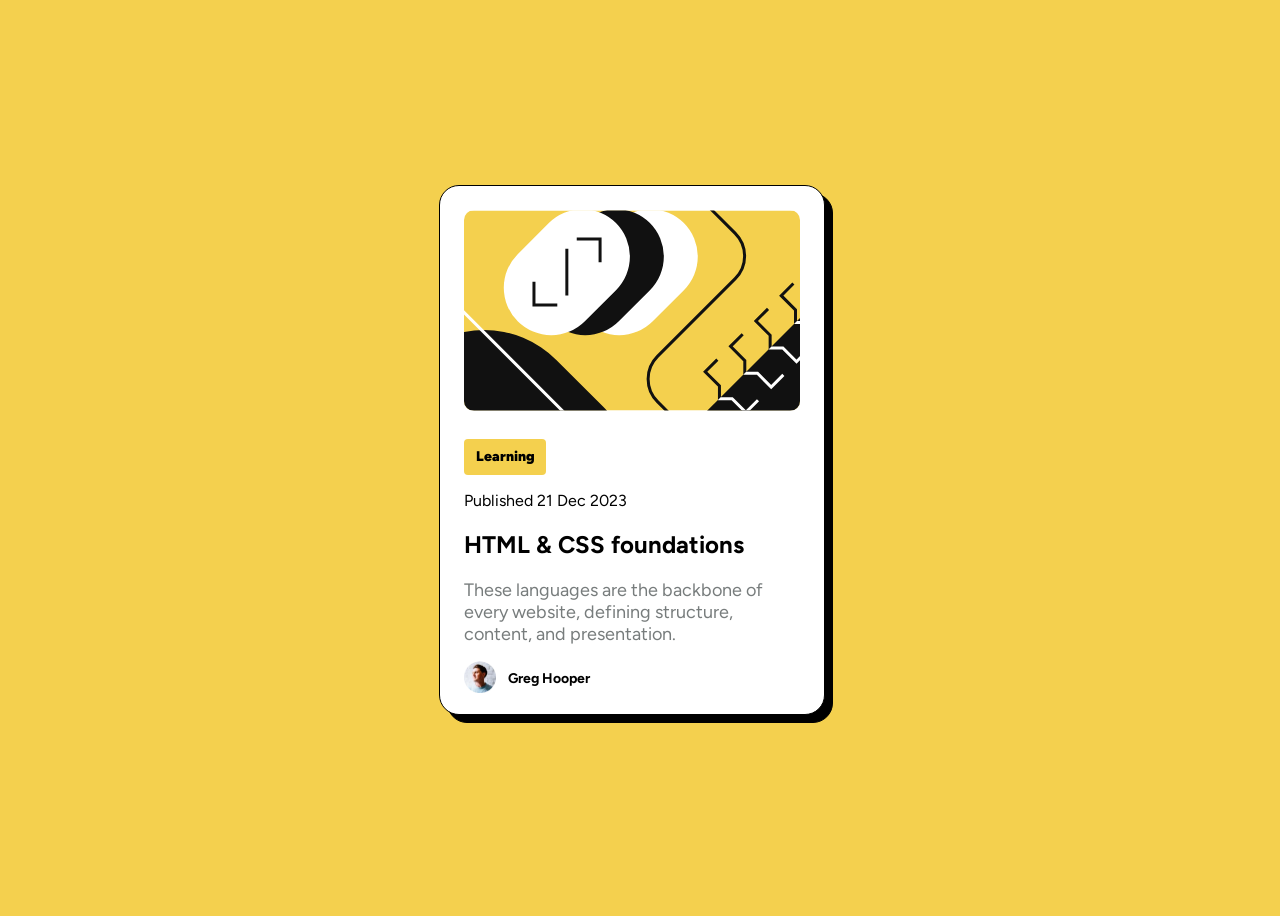
<file: index.html>
<!DOCTYPE html>
<html lang="en">

<head>
  <meta charset="UTF-8">
  <meta name="viewport" content="width=device-width, initial-scale=1.0">
  <link rel="stylesheet" href="./assets/fonts/static/Figtree-ExtraBold.ttf">
  <link rel="stylesheet" href="./style.css">
  <link rel="icon" type="image/png" sizes="32x32" href="./assets/images/favicon-32x32.png">
  <link rel="preconnect" href="https://fonts.googleapis.com">
  <link rel="preconnect" href="https://fonts.gstatic.com" crossorigin>
  <link href="https://fonts.googleapis.com/css2?family=Figtree:ital,wght@0,300..900;1,300..900&display=swap"
    rel="stylesheet">
  <title>Frontend Mentor | Blog preview card</title>
</head>

<body>

  <header role="banner">

  </header>

  <main role="main">
    <div class="container">
      <div class="illustration">
        <img src="./assets/images/illustration-article.svg" alt="Illustration of article">
      </div>
      <div class="section-header">
        <h1>Learning</h1>
      </div>

      <div class="details">
        <div class="publication-date">
          <p>Published 21 Dec 2023</p>
        </div>

        <div class="topic">
          <h2>HTML & CSS foundations</h2>
        </div>

        <div class="text">
          <p>These languages are the backbone of every website, defining structure, content, and presentation.</p>
        </div>
      </div>

      <div class="author-info">
        <div class="author-image">
          <img src="./assets/images/image-avatar.webp" height="32" width="32" alt="Profile photo of author">
        </div>
        <div class="author-name">
          <h3>Greg Hooper</h3>
        </div>
      </div>
    </div>

    <div class="empty" role="complementary">

    </div>
  </main>

  <footer role="contentinfo">

  </footer>

</body>

</html>
</file>
<file: style.css>
/* Global Styles */
body {
    font-family: 'Figtree'; 
    max-width: 1440px;
    background-color: hsl(47, 88%, 63%);
    display: flex;
    flex-direction: column;
    justify-content: center;
    align-items: center;
    height: 100vh;
}


.illustration > img {
    border-radius: 10px;
    width: 100%;
}

.container {
    position: absolute;
    margin: -8px;
    background-color: white;
    display: flex;
    flex-direction: column;
    width: 336px; 
    height: 480px; 
    padding: 24px;
    border-radius: 20px;
    border: 1px solid black;
}


.section-header {
    background-color: hsl(47, 88%, 63%);
    display: flex;
    width: 82px;
    align-items: center;
    margin-top: 24px;
    justify-content: center;
    border-radius: 4px;
    font-weight: bolder;
}


.empty {
    background-color: black;
    display: flex;
    flex-direction: column;
    width: 384px;
    height: 528px;
    border-radius: 20px;
    border: 1px solid black;
}

.public, .author-info {
    font-size: 14px;
}

.publication-date {
    margin-bottom: 12px; 
}

.topic {
    margin-bottom: 12px;
}
  
.text {
    font-size: 18px;
    color: rgb(119, 124, 124);
}


.author-info {
    display: flex;
    width: 129px;
    height: 32px;
    align-items: center;
    padding-bottom: 24px;
    margin-bottom: 12px;
}

.author-image {
    padding-right: 12px;
}

h1, h3 {
    font-size: 14px;
    font-weight: bolder;
}

@media (max-width: 375px) {
    
    .container,
    .empty {
        width: 90%;
        max-width: 320px; 
        height: auto; 
        padding: 16px; 
    }

}

.section-header:hover {
    background-color: rgb(233, 162, 21); 
    color: rgb(0, 0, 0); 
    cursor: pointer; 
}
</file>
